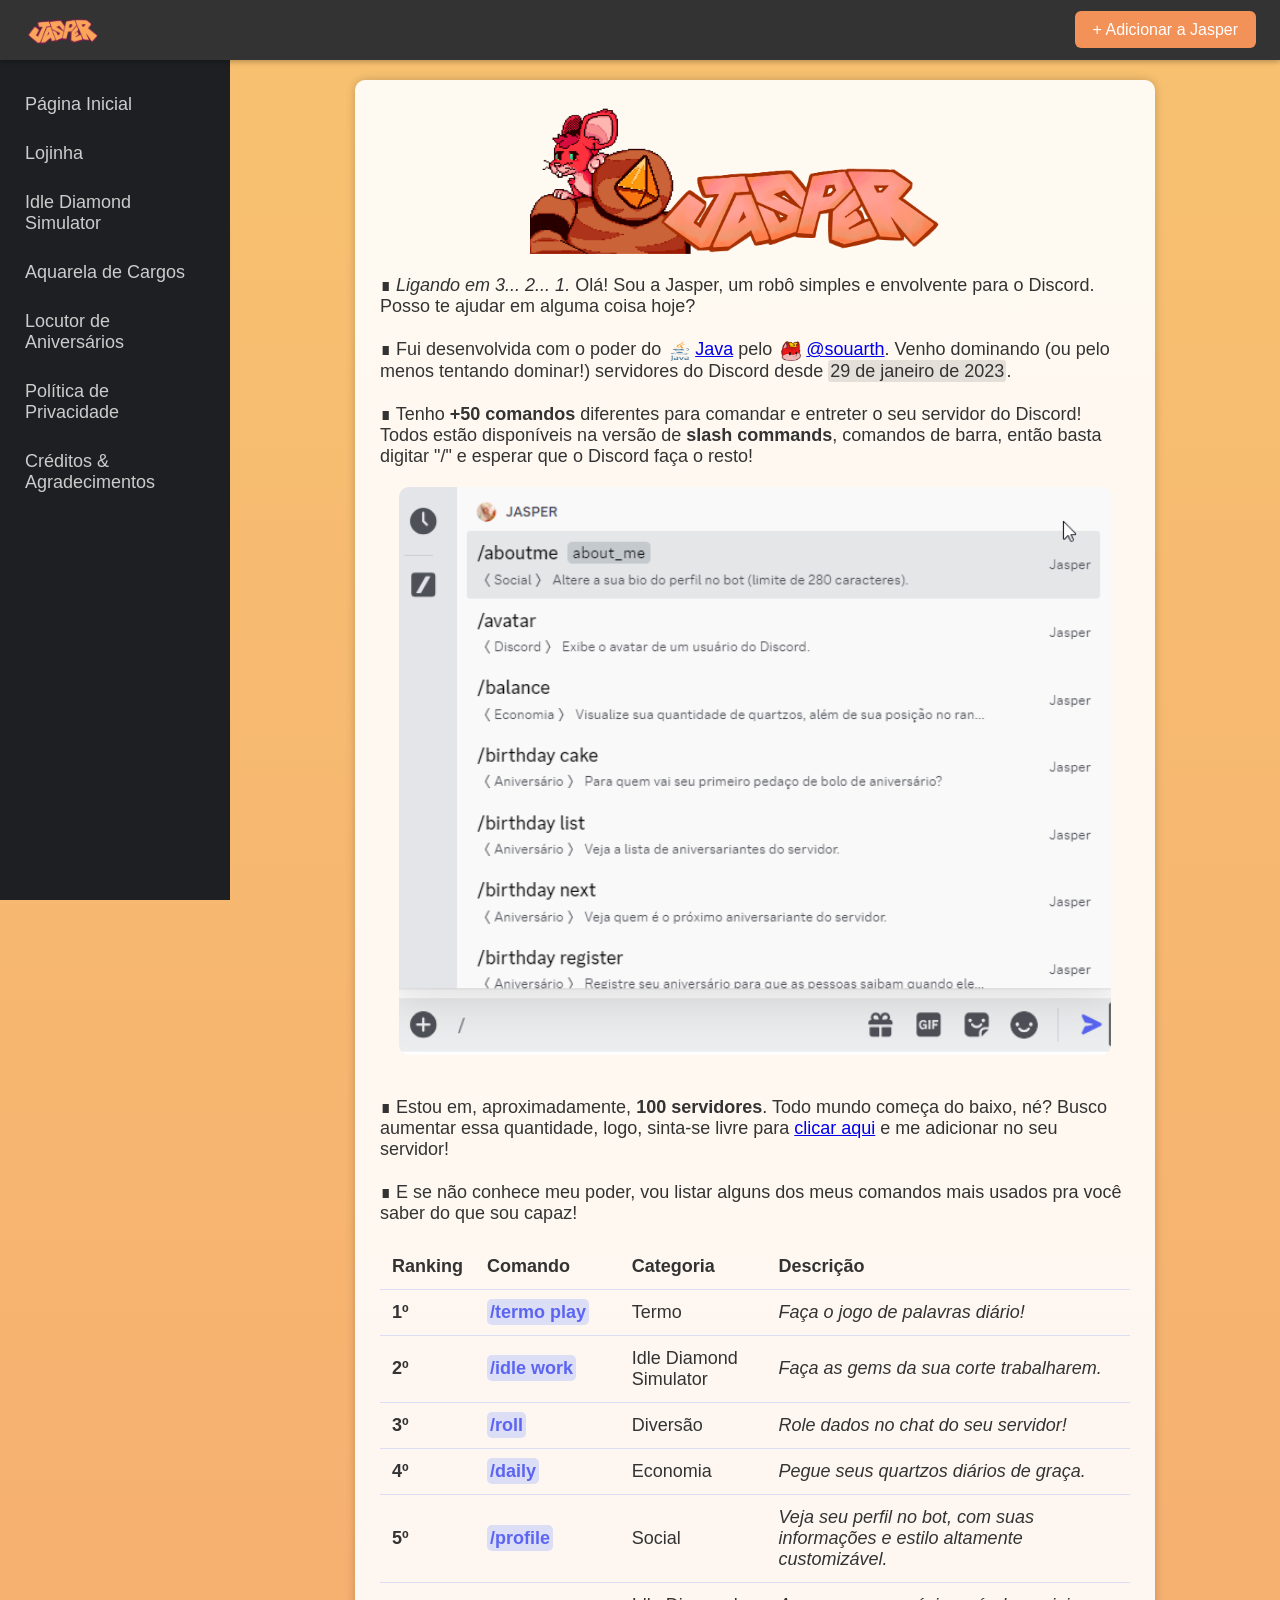
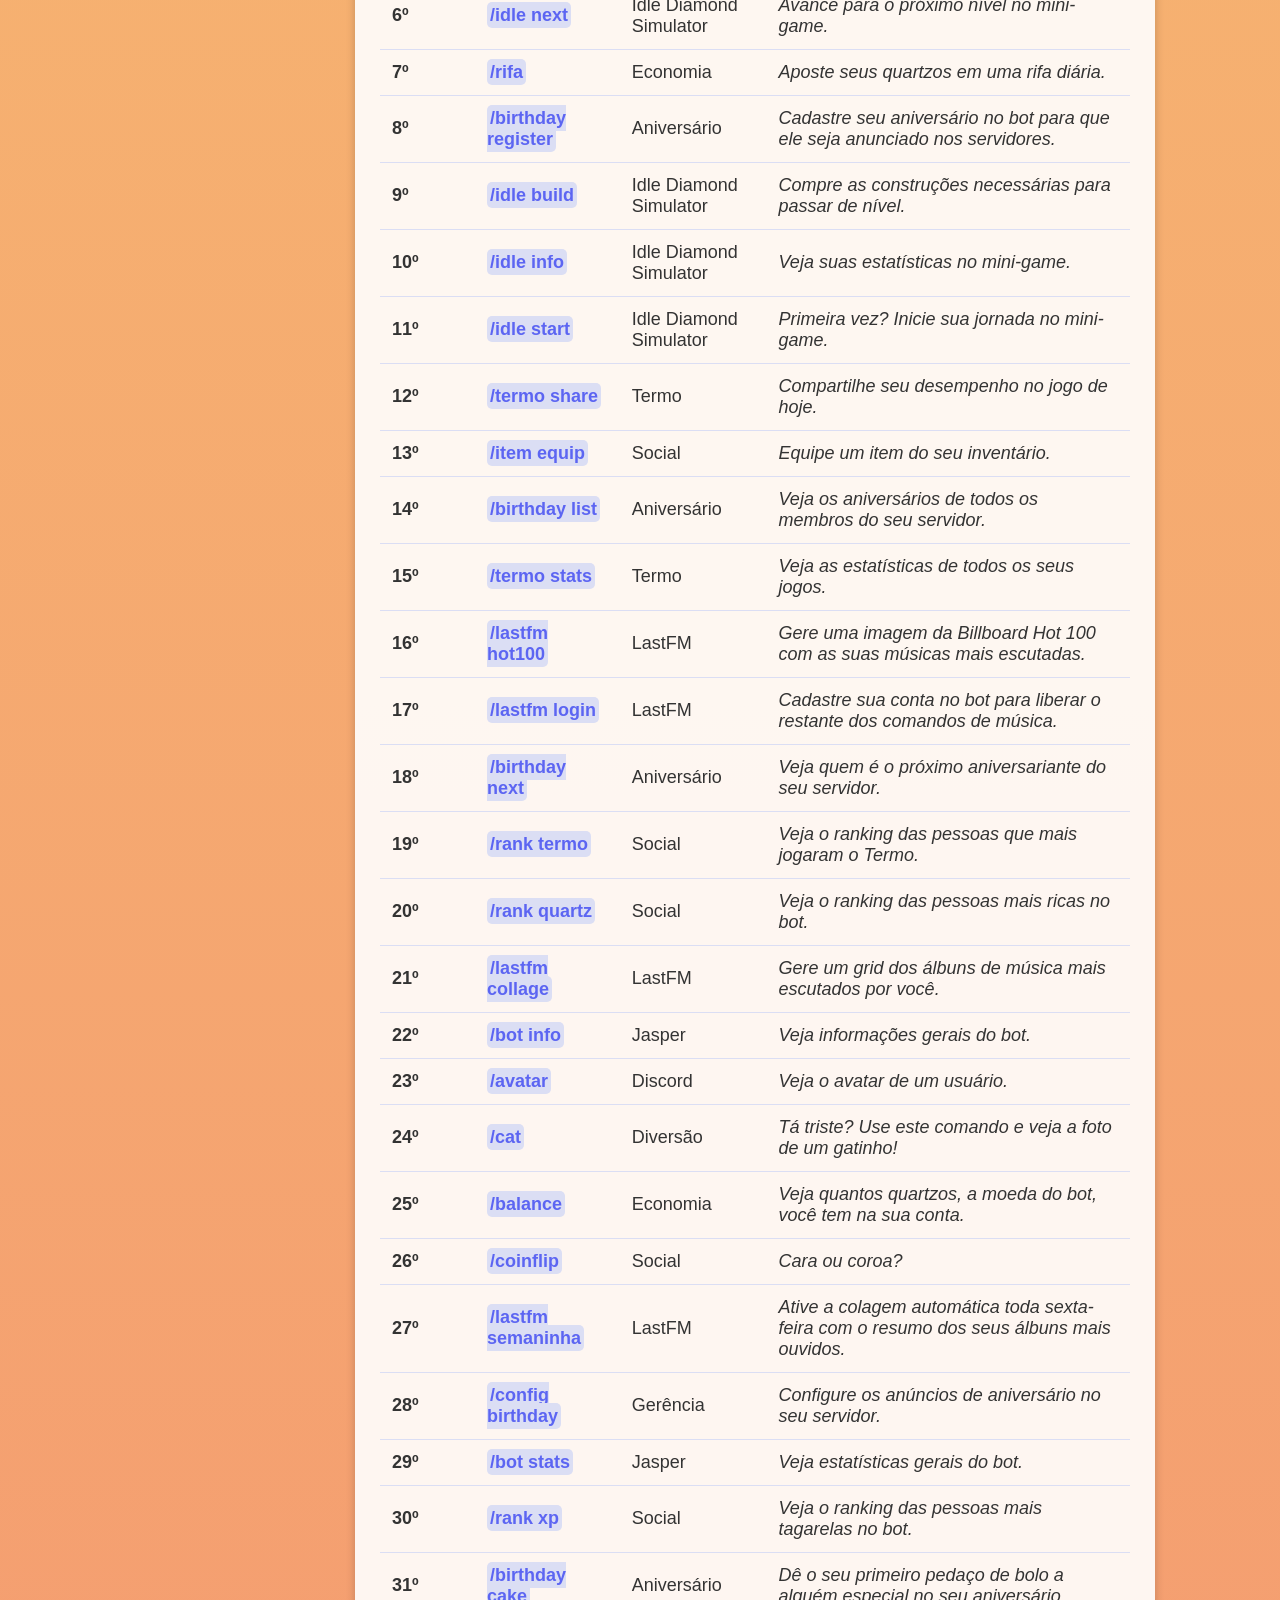
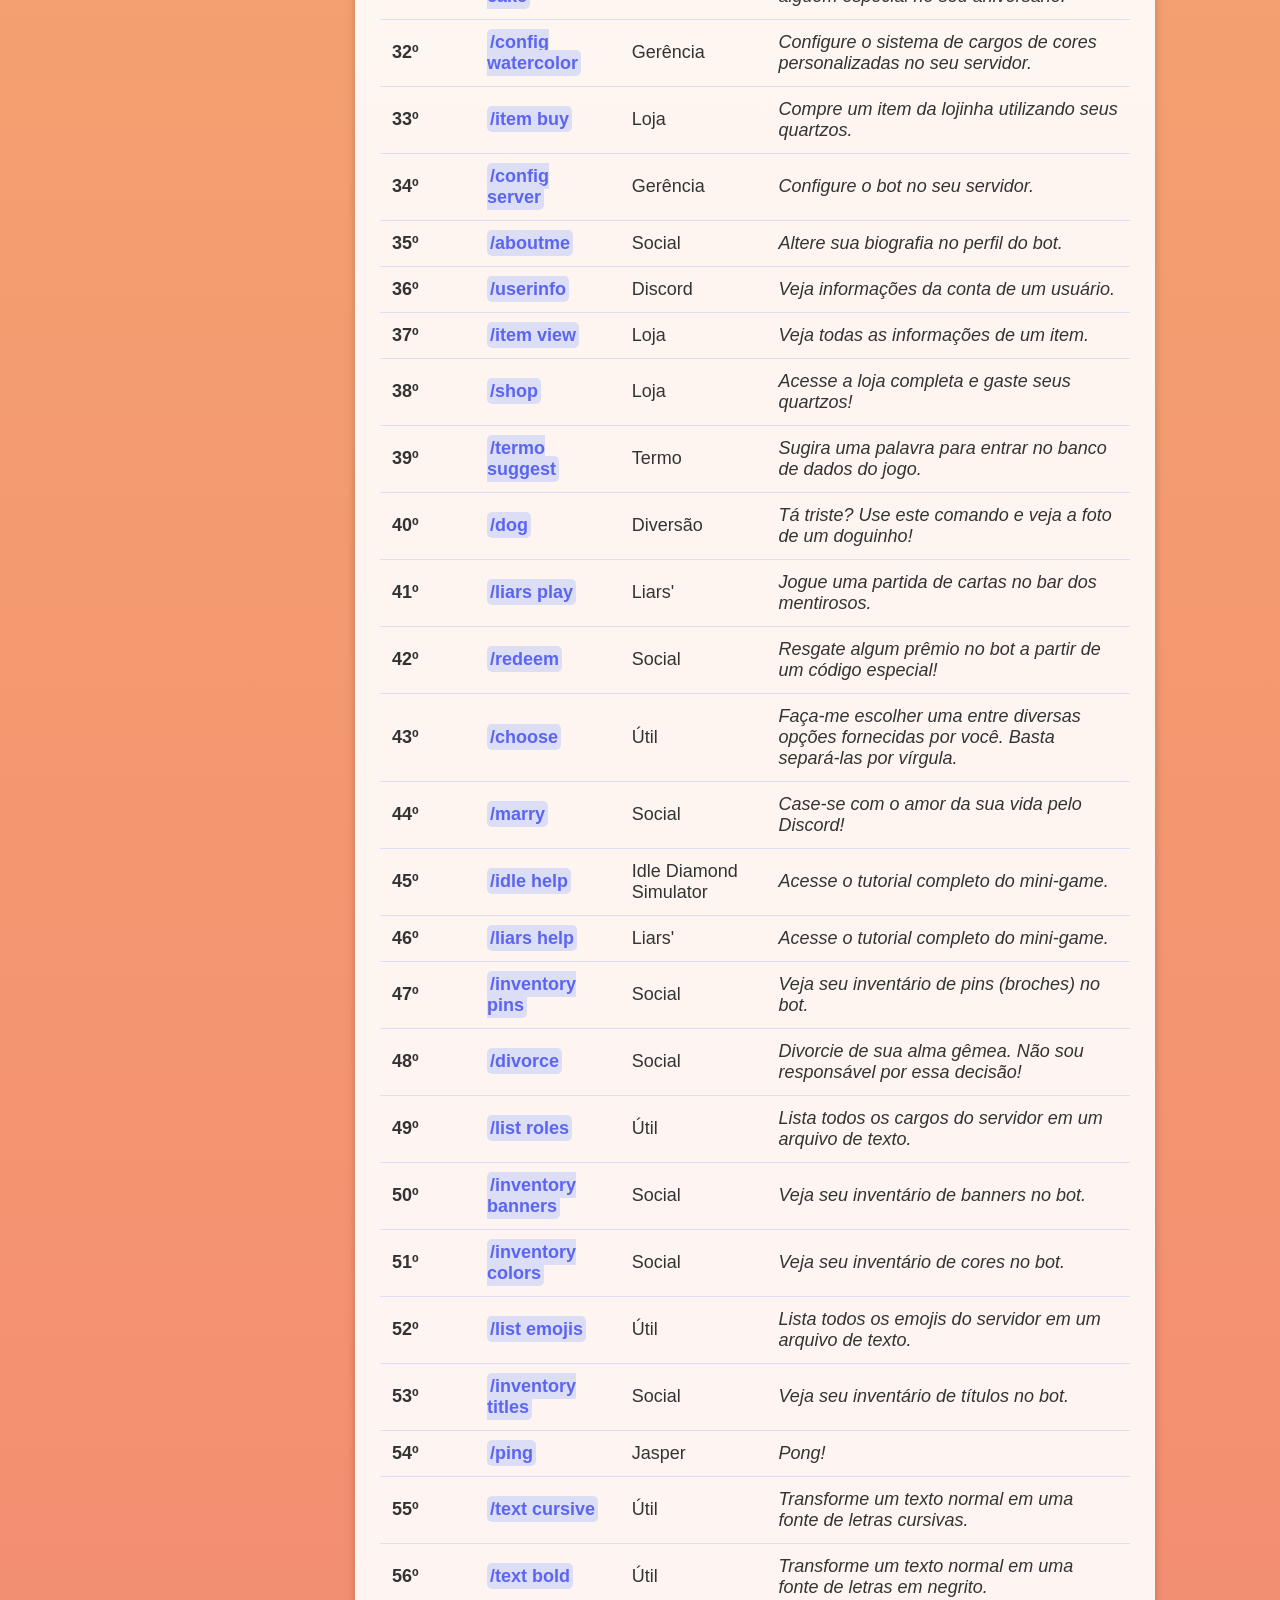
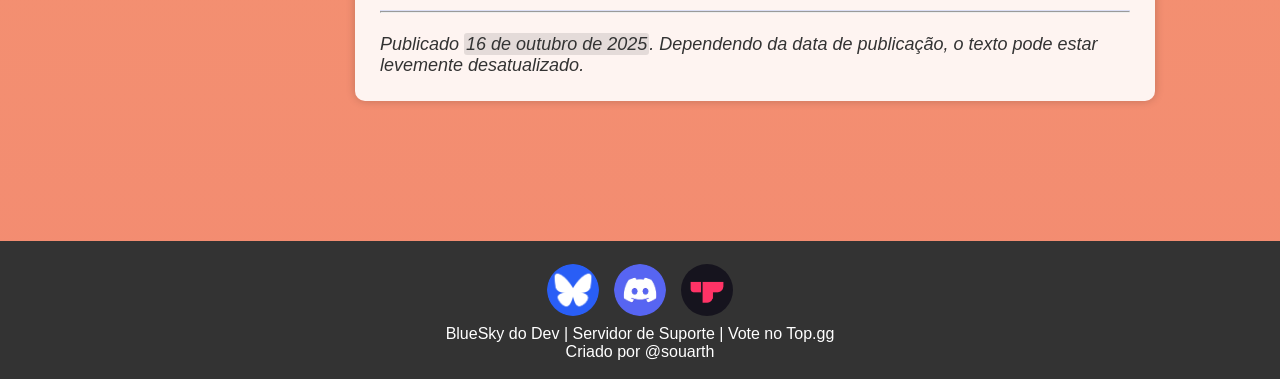
<file: index.html>
<!DOCTYPE html>
<html lang="pt-BR">

<head>
    <meta charset="UTF-8">
    <meta name="viewport" content="width=device-width, initial-scale=1.0">
    <link rel="stylesheet" type="text/css" href="./public/css/index.css" media="screen" />
    <script src="./public/js/index.js"></script>
    <link rel="icon" type="image/x-icon" href="./public/assets/images/logo/jasper_icon.png">

    <title>Página Inicial • Jasper Bot Website</title>
</head>

<script src="https://code.jquery.com/jquery-3.3.1.js" integrity="sha256-2Kok7MbOyxpgUVvAk/HJ2jigOSYS2auK4Pfzbm7uH60="
    crossorigin="anonymous">
    </script>

<script>
    $(function () {
        $("#header").load("./public/header.html");
        $("#footer").load("./public/footer.html");
    });
</script>

<body>
    <div id="header"></div>

    <div class="container">
        <img src="./public/assets/images/headers/home.png" alt="Header Homepage" class="logo">

        <div class="subtitle">
            ∎ <i>Ligando em 3... 2... 1.</i> Olá! Sou a Jasper, um robô simples e envolvente para o Discord. Posso te
            ajudar em alguma coisa hoje?
            <br><br>
            ∎ Fui desenvolvida com o poder do <img class="emoji" src="./public/assets/images/emojis/java.png"><a
                href="https://www.java.com/pt-BR/">Java</a> pelo <img class="emoji"
                src="./public/assets/images/emojis/arth.png"><a
                href="https://discord.com/users/351760430991147010">@souarth</a>. Venho dominando (ou pelo menos
            tentando dominar!) servidores do Discord desde <span class="timestamp">29 de janeiro de 2023</span>.
            <br><br>
            ∎ Tenho <b>+50 comandos</b> diferentes para comandar e entreter o seu servidor do
            Discord! Todos estão disponíveis na versão de <b>slash commands</b>, comandos de barra, então basta digitar
            "/" e esperar que o Discord faça o resto!
            <br>
            <img class="message" style="width: 95%;" src="./public/assets/images/screenshots/slash_example.png">
            <br>
            ∎ Estou em, aproximadamente, <b>100 servidores</b>. Todo mundo começa do baixo, né? Busco aumentar essa
            quantidade, logo, sinta-se livre para <a
                href="https://discord.com/api/oauth2/authorize?client_id=528176898384068621&permissions=414467869760&scope=bot%20applications.commands">clicar
                aqui</a> e me adicionar no seu servidor!
            <br><br>
            ∎ E se não conhece meu poder, vou listar alguns dos meus comandos mais usados pra você saber do que sou
            capaz!
            <table class="command-table">
                <tr>
                    <td>Carregando comandos...</td>
                </tr>
            </table>
            <hr>
            <br>
            <i>Publicado <span class="timestamp">16 de outubro de 2025</span>. Dependendo da data de publicação, o texto
                pode estar levemente desatualizado.</i>
        </div>
    </div>

    <div id="footer" style="margin-top: 140px;"></div>
</body>

</html>
</file>
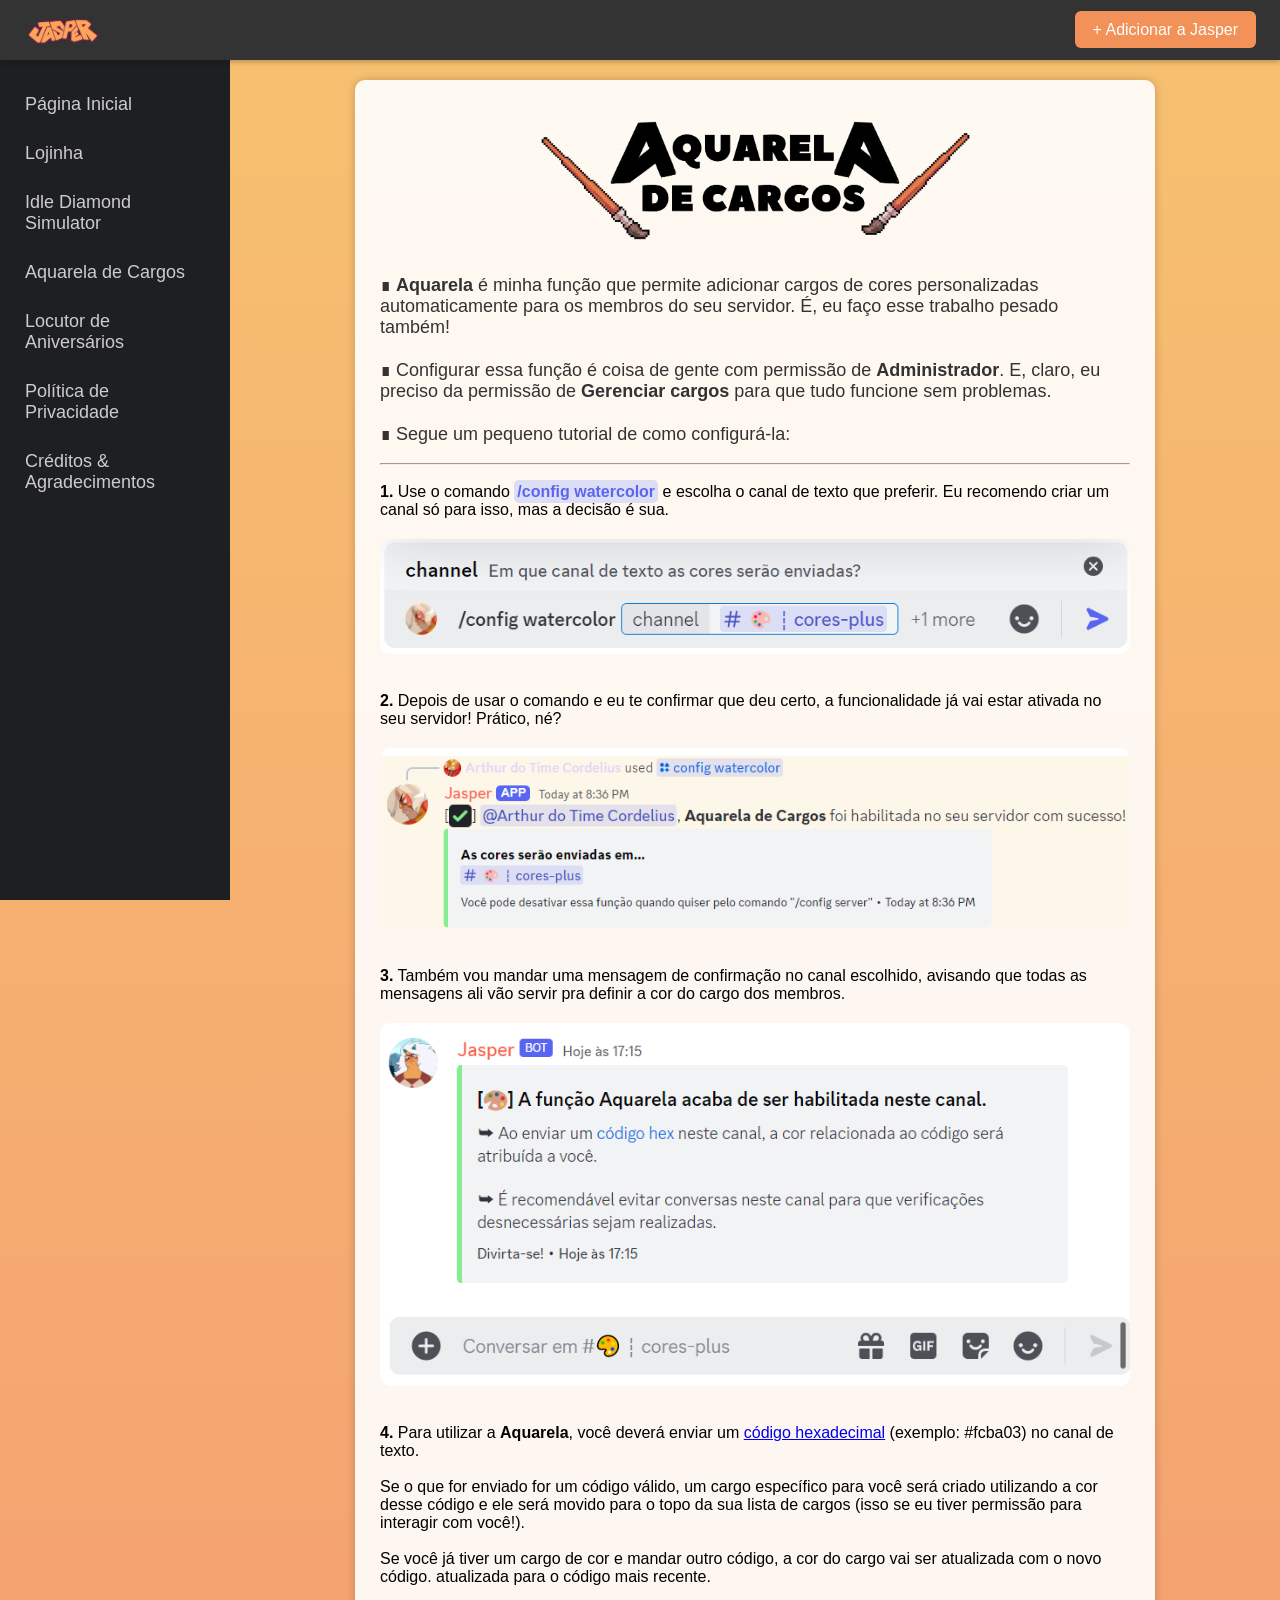
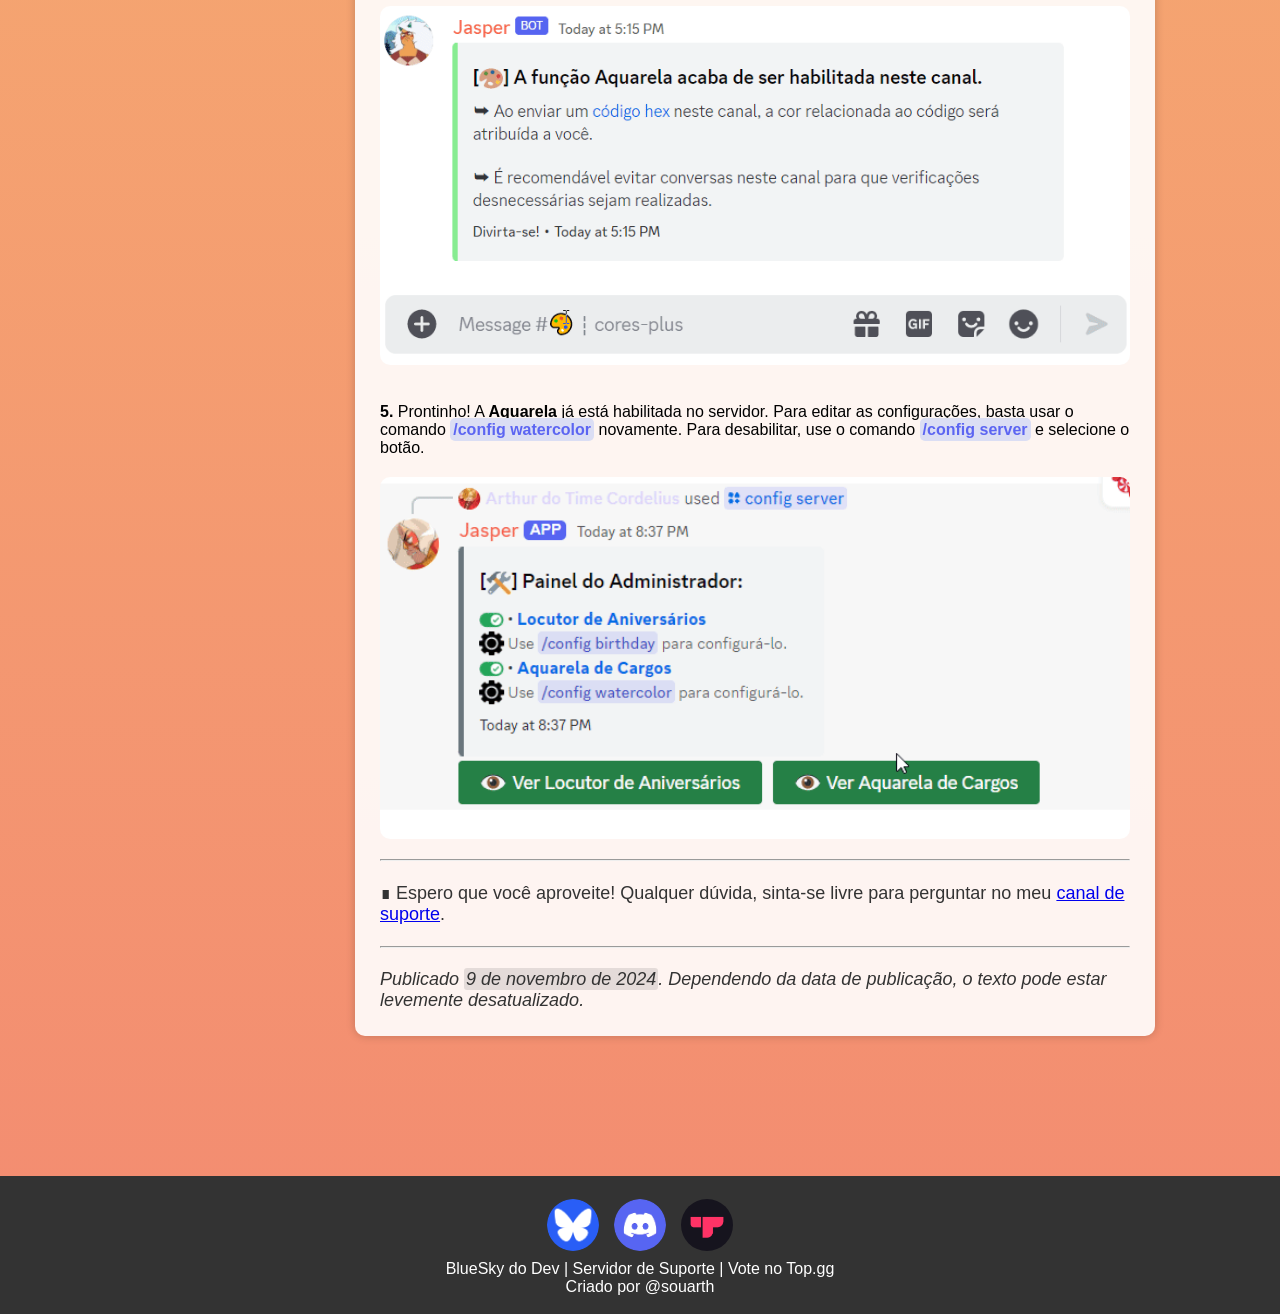
<file: aquarela.html>
<!DOCTYPE html>
<html lang="pt-BR">

<head>
    <meta charset="UTF-8">
    <meta name="viewport" content="width=device-width, initial-scale=1.0">
    <link rel="stylesheet" type="text/css" href="./public/css/index.css" media="screen" />
    <script src="./public/js/index.js"></script>
    <link rel="icon" type="image/x-icon" href="./public/assets/images/logo/jasper_icon.png">

    <title>Aquarela de Cargos • Jasper Bot Website</title>
</head>

<script src="https://code.jquery.com/jquery-3.3.1.js" integrity="sha256-2Kok7MbOyxpgUVvAk/HJ2jigOSYS2auK4Pfzbm7uH60="
    crossorigin="anonymous">
    </script>

<script>
    $(function () {
        $("#header").load("./public/header.html");
        $("#footer").load("./public/footer.html");
    });
</script>

<body>
    <div id="header"></div>

    <div class="container">
        <img src="./public/assets/images/headers/aquarela.png" alt="Header Watercolor" class="logo">

        <div class="subtitle">
            ∎ <b>Aquarela</b> é minha função que permite adicionar cargos de cores personalizadas automaticamente para
            os membros do seu
            servidor. É, eu faço esse trabalho pesado também!
            <br><br>
            ∎ Configurar essa função é coisa de gente com permissão de <b>Administrador</b>. E, claro, eu preciso da
            permissão de <b>Gerenciar cargos</b> para que tudo funcione sem problemas.
            <br><br>
            ∎ Segue um pequeno tutorial de como configurá-la:
        </div>
        <br>
        <hr>
        <p>
            <br>
            <b>1.</b> Use o comando <span class="command">/config watercolor</span> e escolha o canal de texto que
            preferir. Eu recomendo criar um canal só para isso, mas a decisão é sua.
            <br>
            <img class="message" src="./public/assets/images/screenshots/aquarela_1.png">
            <br>
            <b>2.</b> Depois de usar o comando e eu te confirmar que deu certo, a funcionalidade já vai estar ativada no
            seu servidor! Prático, né?
            <br>
            <img class="message" src="./public/assets/images/screenshots/aquarela_2.png">
            <br>
            <b>3.</b> Também vou mandar uma mensagem de confirmação no canal escolhido, avisando que todas as mensagens
            ali vão servir pra definir a cor do cargo dos membros.
            <br>
            <img class="message" src="./public/assets/images/screenshots/aquarela_3.png">
            <br>
            <b>4.</b> Para utilizar a <b>Aquarela</b>, você deverá enviar um <a href="https://g.co/kgs/k8xMc1V">código
                hexadecimal</a> (exemplo: #fcba03) no canal de texto.
            <br><br>
            Se o que for enviado for um código válido, um cargo específico para você será criado utilizando a cor desse
            código e ele será movido para o topo da sua lista de cargos (isso se eu tiver permissão para interagir com
            você!).
            <br><br>
            Se você já tiver um cargo de cor e mandar outro código, a cor do cargo vai ser atualizada com o novo código.
            atualizada para o código mais recente.
            <br>
            <img class="message" src="./public/assets/images/screenshots/aquarela_4.gif">
            <br>
            <b>5.</b> Prontinho! A <b>Aquarela</b> já está habilitada no servidor. Para editar as configurações, basta
            usar o comando <span class="command">/config watercolor</span> novamente. Para desabilitar, use o comando
            <span class="command">/config server</span> e selecione o botão.
            <br>
            <img class="message" src="./public/assets/images/screenshots/aquarela_5.gif">
        </p>
        <hr>
        <div class="subtitle">
            <br>
            ∎ Espero que você aproveite! Qualquer dúvida, sinta-se livre para perguntar no meu <a
                href="https://discord.gg/VpsV5t4KWz">canal de suporte</a>.
            <br><br>
            <hr>
            <br>
            <i>Publicado <span class="timestamp">9 de novembro de 2024</span>. Dependendo da data de publicação, o texto
                pode estar levemente desatualizado.</i>
        </div>
    </div>

    <div id="footer" style="margin-top: 140px;"></div>
</body>

</html>
</file>
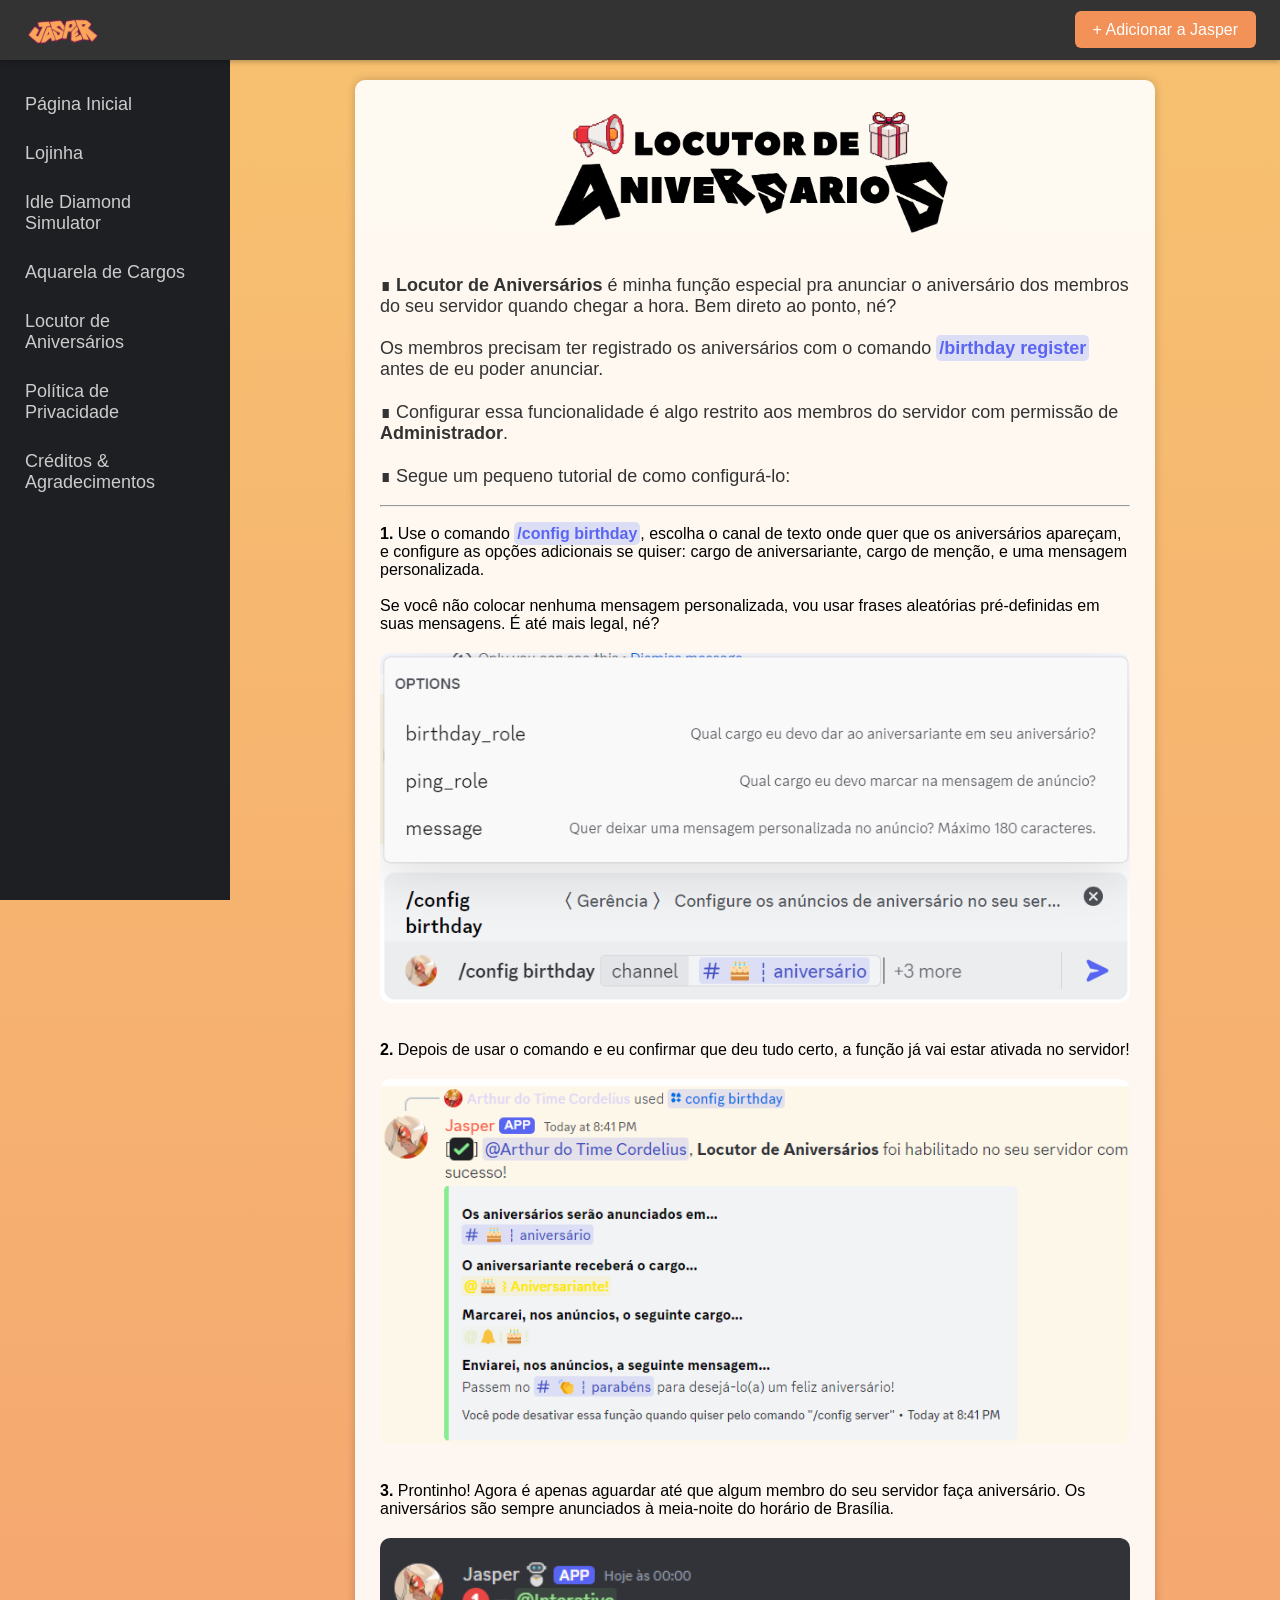
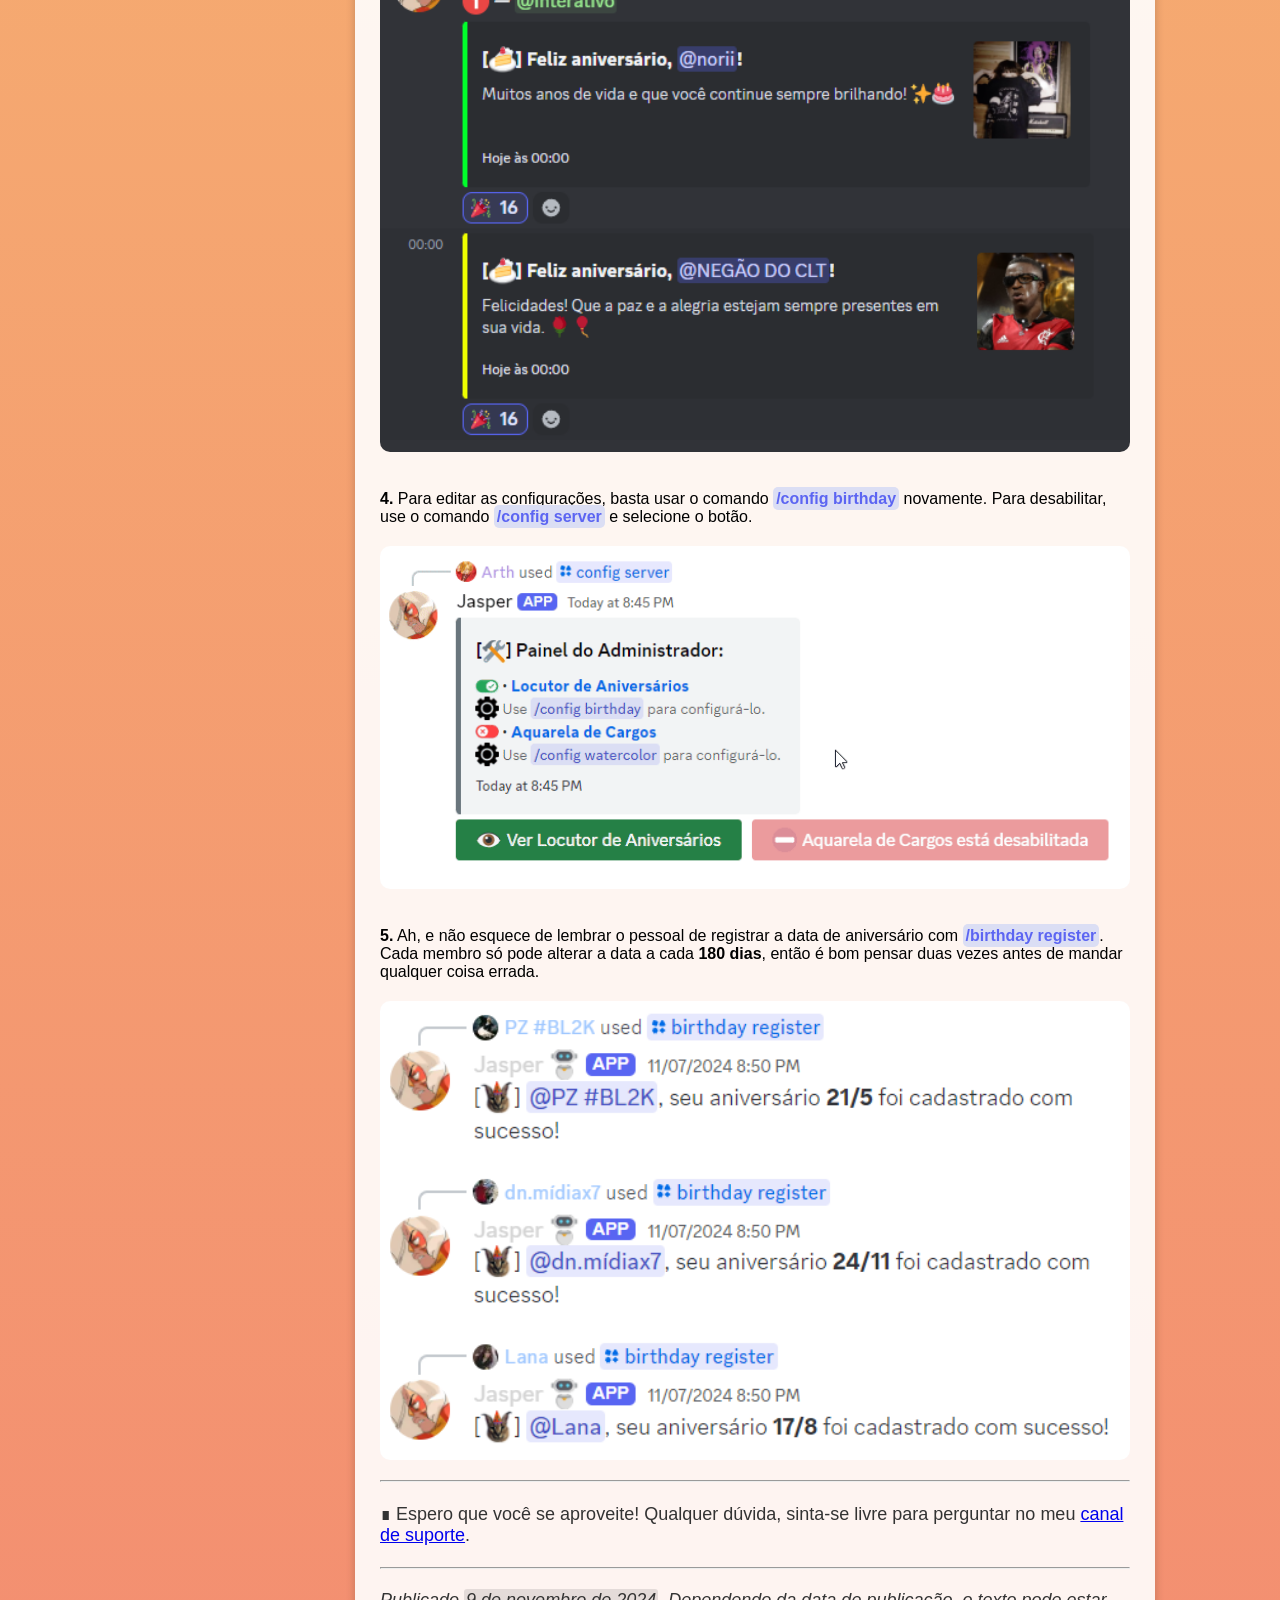
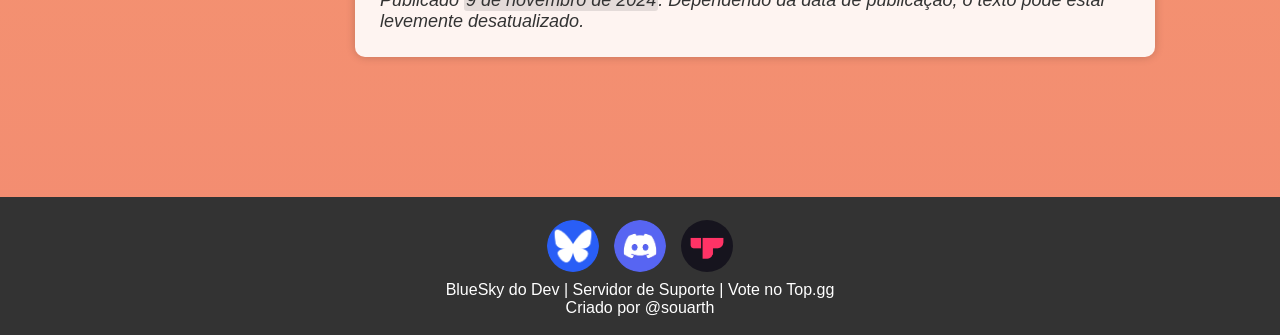
<file: birthdays.html>
<!DOCTYPE html>
<html lang="pt-BR">

<head>
    <meta charset="UTF-8">
    <meta name="viewport" content="width=device-width, initial-scale=1.0">
    <link rel="stylesheet" type="text/css" href="./public/css/index.css" media="screen" />
    <script src="./public/js/index.js"></script>
    <link rel="icon" type="image/x-icon" href="./public/assets/images/logo/jasper_icon.png">

    <title>Locutor de Aniversários • Jasper Bot Website</title>
</head>

<script src="https://code.jquery.com/jquery-3.3.1.js" integrity="sha256-2Kok7MbOyxpgUVvAk/HJ2jigOSYS2auK4Pfzbm7uH60="
    crossorigin="anonymous">
    </script>

<script>
    $(function () {
        $("#header").load("./public/header.html");
        $("#footer").load("./public/footer.html");
    });
</script>

<body>
    <div id="header"></div>

    <div class="container">
        <img src="./public/assets/images/headers/birthdays.png" alt="Header Birthdays" class="logo">

        <div class="subtitle">
            ∎ <b>Locutor de Aniversários</b> é minha função especial pra anunciar o aniversário dos membros do seu
            servidor quando chegar a hora. Bem direto ao ponto, né?
            <br><br>
            Os membros precisam ter registrado os aniversários com o comando <span class="command">/birthday
                register</span> antes de eu poder anunciar.
            <br><br>
            ∎ Configurar essa funcionalidade é algo restrito aos membros do servidor com permissão de
            <b>Administrador</b>.
            <br><br>
            ∎ Segue um pequeno tutorial de como configurá-lo:
        </div>
        <br>
        <hr>
        <p>
            <br>
            <b>1.</b> Use o comando <span class="command">/config birthday</span>, escolha o canal de texto onde quer
            que os aniversários apareçam, e configure as opções adicionais se quiser: cargo de
            aniversariante, cargo de menção, e uma mensagem personalizada.
            <br><br>
            Se você não colocar nenhuma mensagem personalizada, vou usar frases aleatórias pré-definidas em suas
            mensagens. É até mais legal, né?
            <br>
            <img class="message" src="./public/assets/images/screenshots/birthdays_1.png">
            <br>
            <b>2.</b> Depois de usar o comando e eu confirmar que deu tudo certo, a função já vai estar ativada no
            servidor!
            <br>
            <img class="message" src="./public/assets/images/screenshots/birthdays_2.png">
            <br>
            <b>3.</b> Prontinho! Agora é apenas aguardar até que algum membro do seu servidor faça aniversário. Os
            aniversários são sempre anunciados à meia-noite do horário de Brasília.
            <br>
            <img class="message" src="./public/assets/images/screenshots/birthdays_3.png">
            <br>
            <b>4.</b> Para editar as configurações, basta usar o comando <span class="command">/config birthday</span>
            novamente. Para desabilitar, use o comando
            <span class="command">/config server</span> e selecione o botão.
            <br>
            <img class="message" src="./public/assets/images/screenshots/birthdays_4.gif">
            <br>
            <b>5.</b> Ah, e não esquece de lembrar o pessoal de registrar a data de aniversário com <span
                class="command">/birthday register</span>. Cada membro só pode alterar a data a cada <b>180 dias</b>,
            então é bom pensar duas vezes antes de mandar qualquer coisa errada.
            <br>
            <img class="message" src="./public/assets/images/screenshots/birthdays_5.png">
        </p>
        <hr>
        <div class="subtitle">
            <br>
            ∎ Espero que você se aproveite! Qualquer dúvida, sinta-se livre para perguntar no meu <a
                href="https://discord.gg/VpsV5t4KWz">canal de suporte</a>.
            <br><br>
            <hr>
            <br>
            <i>Publicado <span class="timestamp">9 de novembro de 2024</span>. Dependendo da data de publicação, o texto
                pode estar levemente desatualizado.</i>
        </div>
    </div>

    <div id="footer" style="margin-top: 140px;"></div>
</body>

</html>
</file>
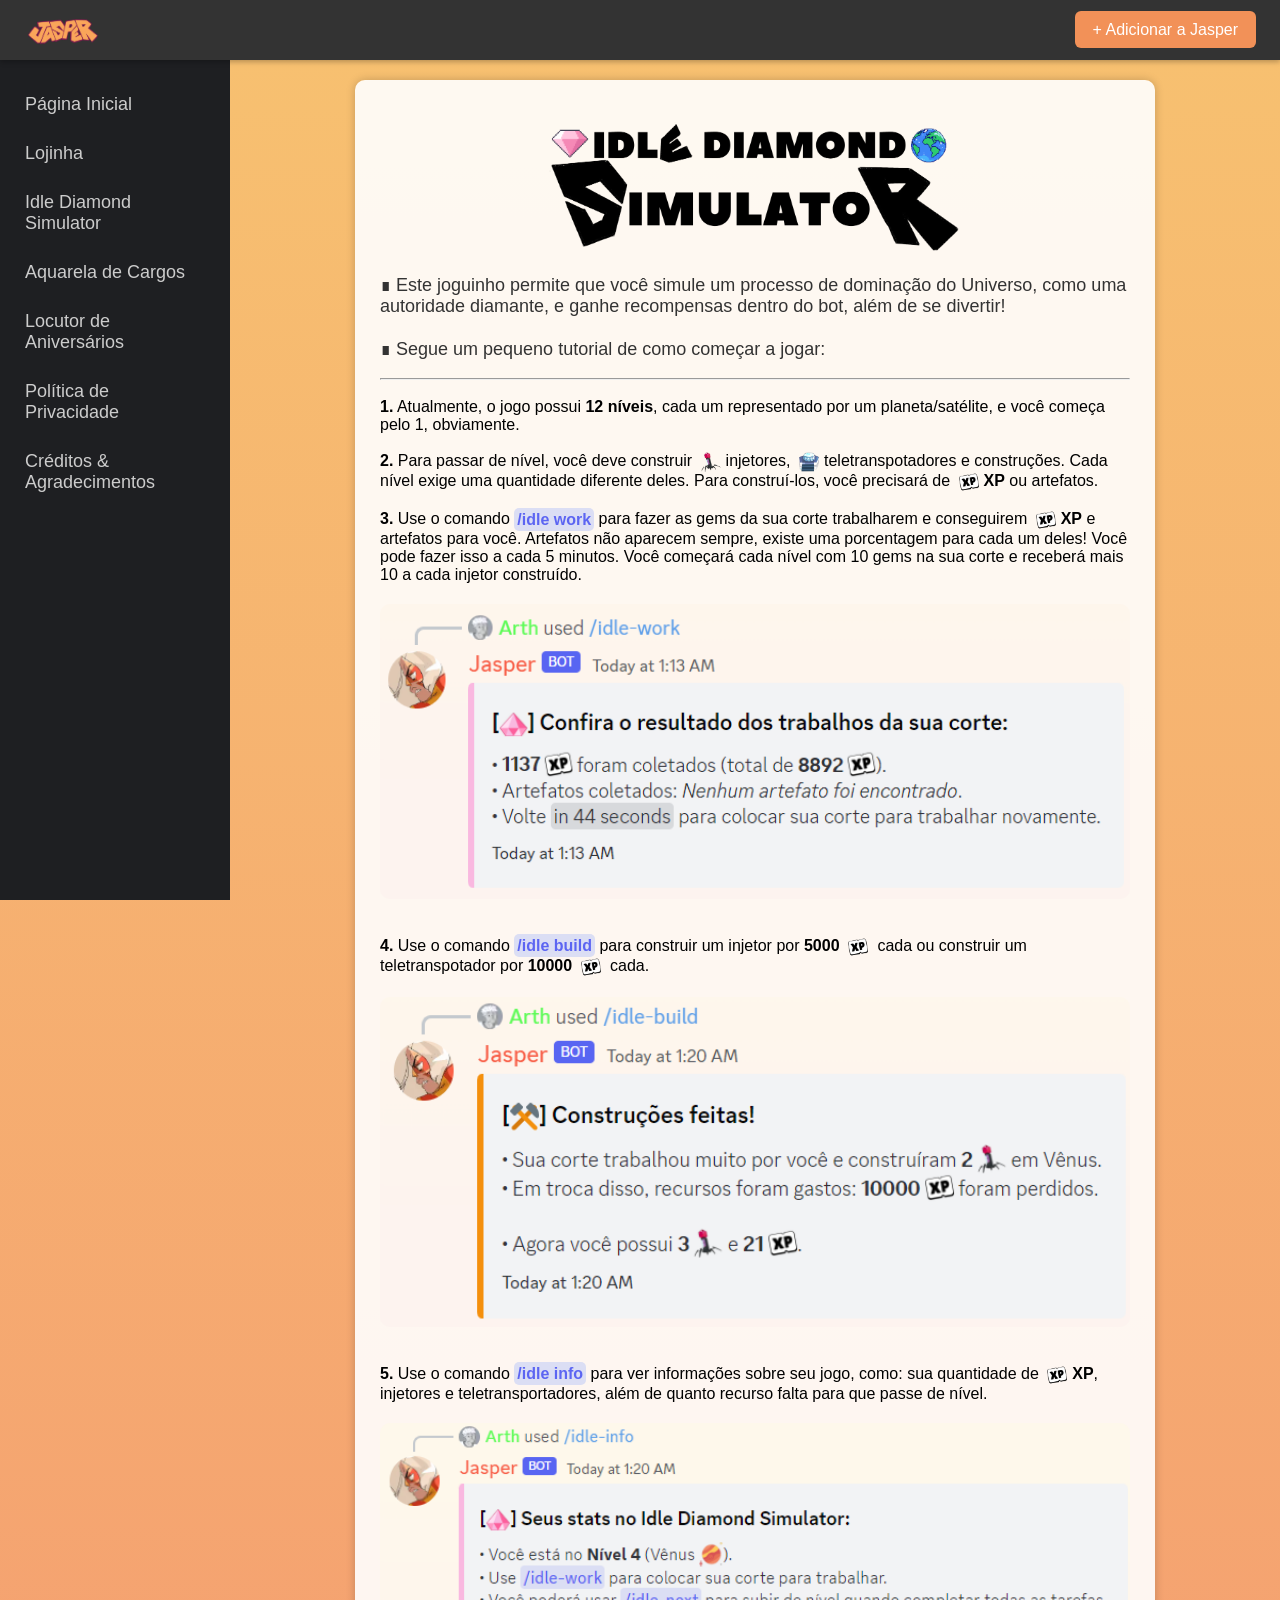
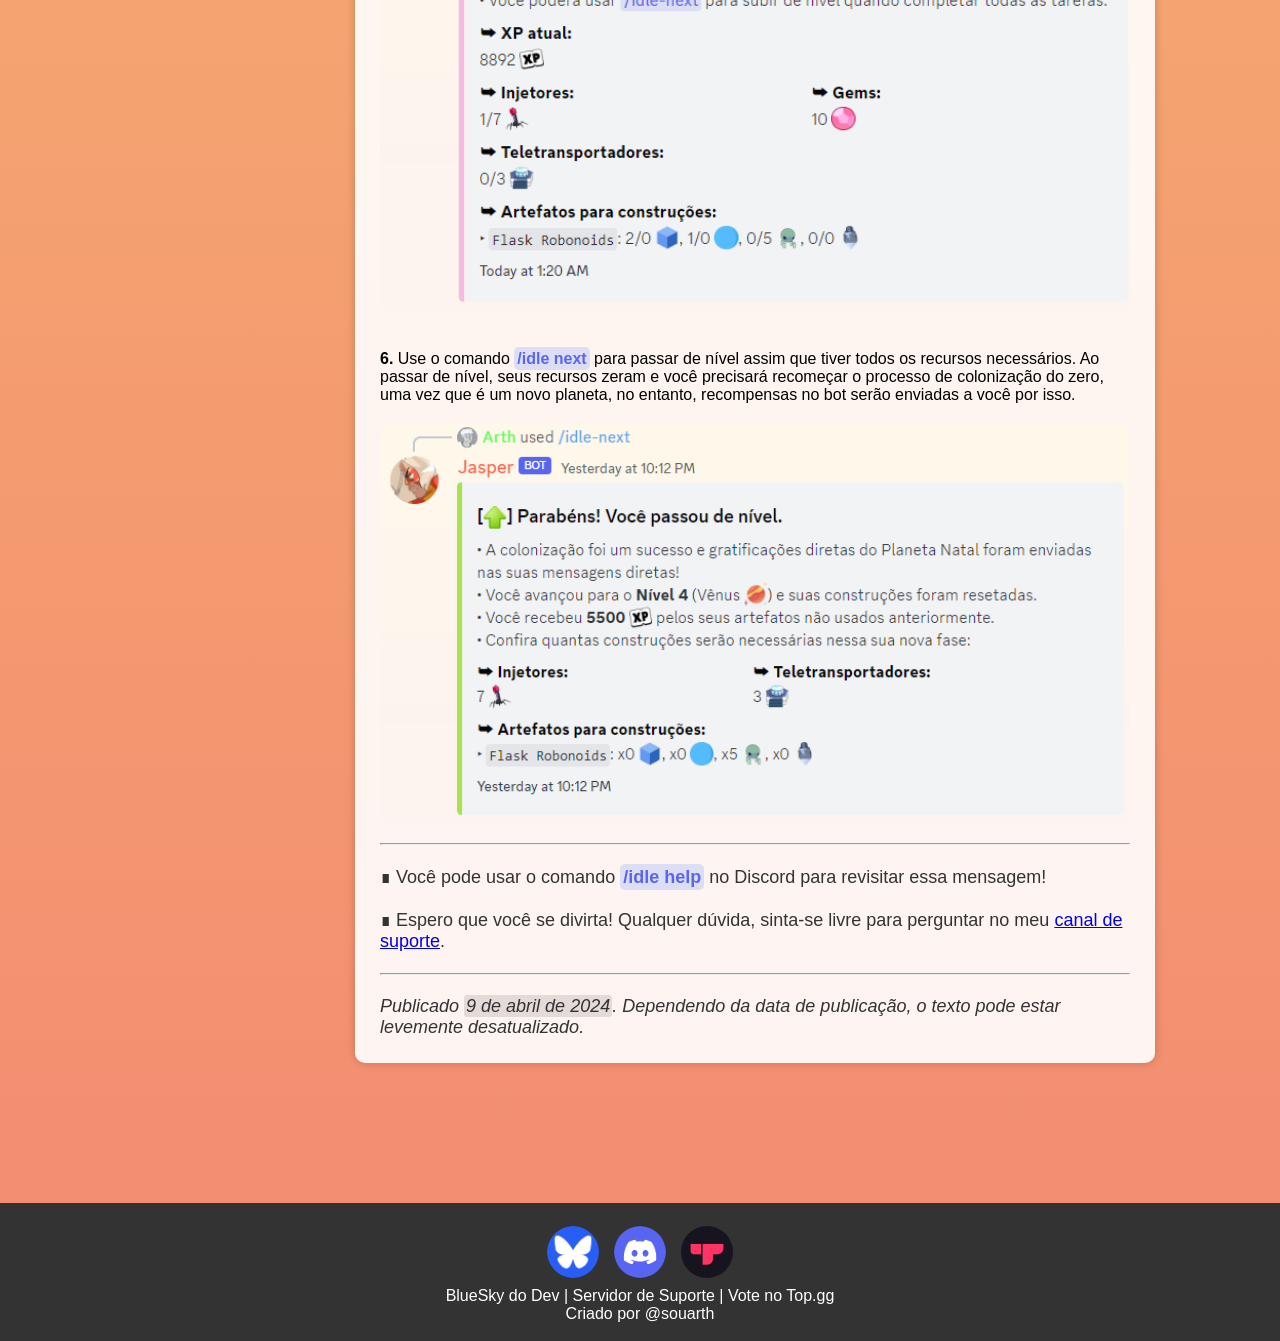
<file: idle.html>
<!DOCTYPE html>
<html lang="pt-BR">

<head>
    <meta charset="UTF-8">
    <meta name="viewport" content="width=device-width, initial-scale=1.0">
    <link rel="stylesheet" type="text/css" href="./public/css/index.css" media="screen" />
    <script src="./public/js/index.js"></script>
    <link rel="icon" type="image/x-icon" href="./public/assets/images/logo/jasper_icon.png">

    <title>Idle Diamond Simulator • Jasper Bot Website</title>
</head>

<script src="https://code.jquery.com/jquery-3.3.1.js" integrity="sha256-2Kok7MbOyxpgUVvAk/HJ2jigOSYS2auK4Pfzbm7uH60="
    crossorigin="anonymous">
    </script>

<script>
    $(function () {
        $("#header").load("./public/header.html");
        $("#footer").load("./public/footer.html");
    });
</script>

<body>
    <div id="header"></div>

    <div class="container">
        <img src="./public/assets/images/headers/idle.png" alt="Header Idle Diamond Simulator" class="logo">

        <div class="subtitle">
            ∎ Este joguinho permite que você simule um processo de dominação do Universo, como uma autoridade diamante,
            e ganhe recompensas dentro do bot, além de se divertir!
            <br><br>
            ∎ Segue um pequeno tutorial de como começar a jogar:
        </div>
        <br>
        <hr>
        <p>
            <br>
            <b>1.</b> Atualmente, o jogo possui <b>12 níveis</b>, cada um representado por um planeta/satélite, e você
            começa pelo 1, obviamente.
            <br><br>
            <b>2.</b> Para passar de nível, você deve construir <img class="emoji"
                src="./public/assets/images/emojis/injector.png"><span class="injector">injetores</span>, <img
                class="emoji" src="./public/assets/images/emojis/warp.png"><span class="warp">teletranspotadores</span>
            e <span class="building">construções</span>. Cada nível exige uma quantidade diferente deles. Para
            construí-los, você precisará de <img class="emoji" src="./public/assets/images/emojis/xp.png"><b>XP</b> ou
            artefatos.
            <br><br>
            <b>3.</b> Use o comando <span class="command">/idle work</span> para fazer as gems da sua corte trabalharem
            e conseguirem <img class="emoji" src="./public/assets/images/emojis/xp.png"><b>XP</b> e artefatos para você.
            Artefatos não aparecem sempre, existe uma porcentagem para cada um deles! Você pode fazer isso a cada 5
            minutos. Você começará cada nível com 10 gems na sua corte e receberá mais 10 a cada injetor construído.
            <br>
            <img class="message" src="./public/assets/images/screenshots/idle_work.png">
            <br>
            <b>4.</b> Use o comando <span class="command">/idle build</span> para construir um injetor por <b>5000</b>
            <img class="emoji" src="./public/assets/images/emojis/xp.png"> cada ou construir um teletranspotador por
            <b>10000</b>
            <img class="emoji" src="./public/assets/images/emojis/xp.png"> cada.
            <br>
            <img class="message" src="./public/assets/images/screenshots/idle_build.png">
            <br>
            <b>5.</b> Use o comando <span class="command">/idle info</span> para ver informações sobre seu jogo, como:
            sua quantidade de <img class="emoji" src="./public/assets/images/emojis/xp.png"><b>XP</b>, injetores e
            teletransportadores, além de quanto recurso falta para que passe de nível.
            <br>
            <img class="message" src="./public/assets/images/screenshots/idle_info.png">
            <br>
            <b>6.</b> Use o comando <span class="command">/idle next</span> para passar de nível assim que tiver todos
            os recursos necessários. Ao passar de nível, seus recursos zeram e você precisará recomeçar o processo de
            colonização do zero, uma vez que é um novo planeta,
            no entanto, recompensas no bot serão enviadas a você por isso.
            <br>
            <img class="message" src="./public/assets/images/screenshots/idle_next.png">
        </p>
        <hr>
        <div class="subtitle">
            <br>
            ∎ Você pode usar o comando <span class="command">/idle help</span> no Discord para revisitar essa mensagem!
            <br><br>
            ∎ Espero que você se divirta! Qualquer dúvida, sinta-se livre para perguntar no meu <a
                href="https://discord.gg/VpsV5t4KWz">canal de suporte</a>.
            <br><br>
            <hr>
            <br>
            <i>Publicado <span class="timestamp">9 de abril de 2024</span>. Dependendo da data de publicação, o texto
                pode estar levemente desatualizado.</i>
        </div>
    </div>

    <div id="footer" style="margin-top: 140px;"></div>
</body>

</html>
</file>
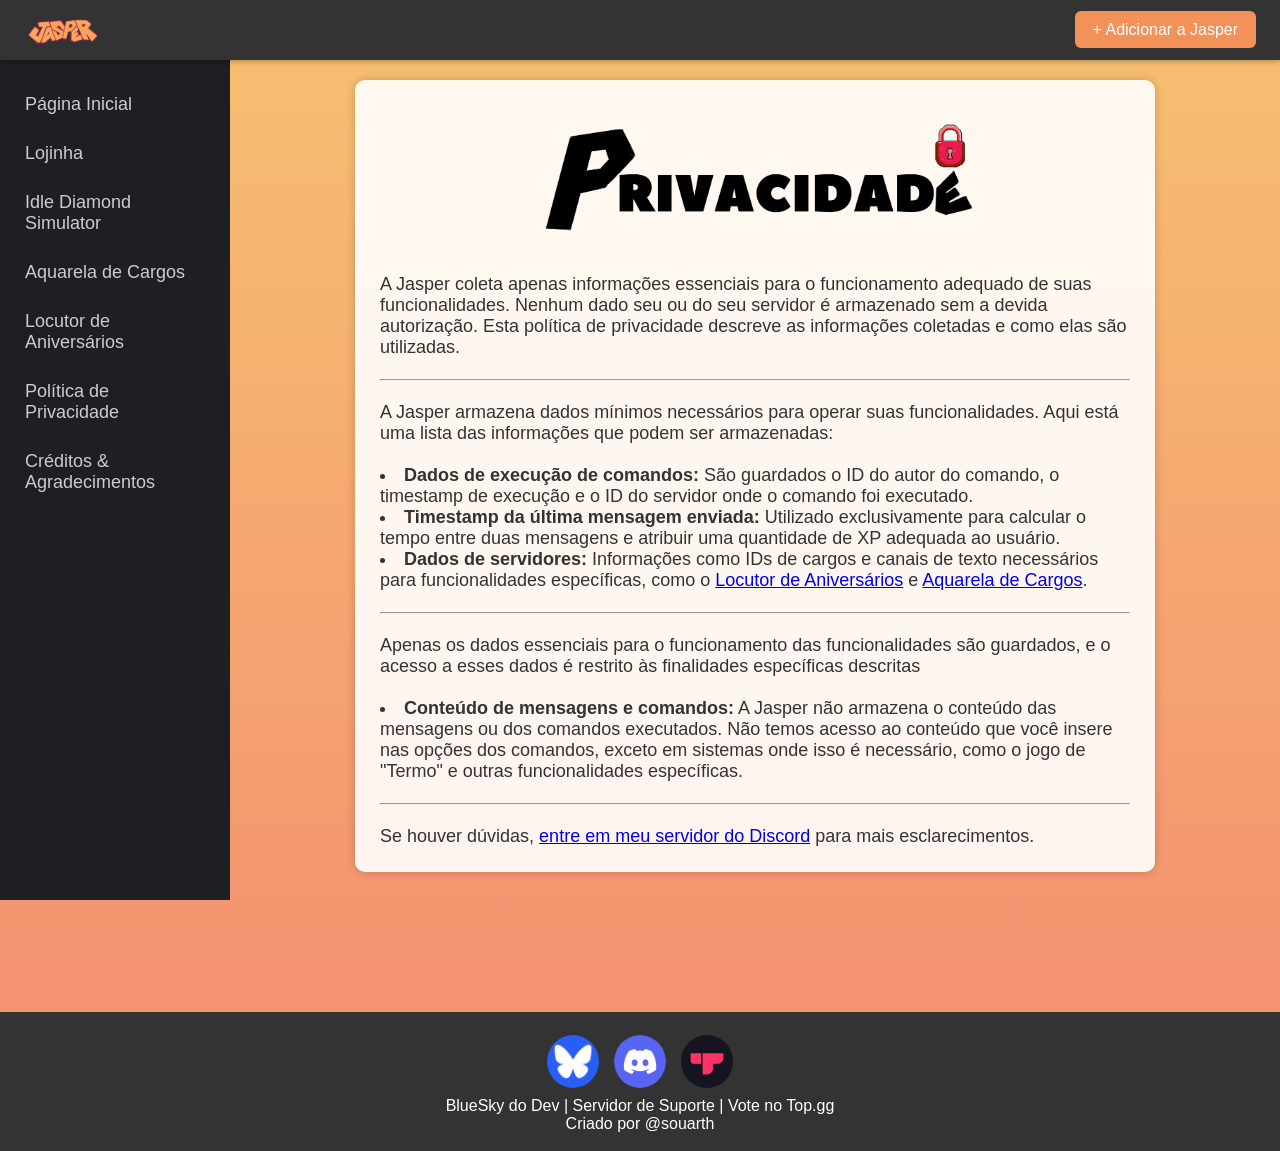
<file: privacy-policy.html>
<!DOCTYPE html>
<html lang="pt-BR">

<head>
    <meta charset="UTF-8">
    <meta name="viewport" content="width=device-width, initial-scale=1.0">
    <link rel="stylesheet" type="text/css" href="./public/css/index.css" media="screen" />
    <script src="./public/js/index.js"></script>
    <link rel="icon" type="image/x-icon" href="./public/assets/images/logo/jasper_icon.png">

    <title>Política de Privacidade • Jasper Bot Website</title>
</head>

<script src="https://code.jquery.com/jquery-3.3.1.js" integrity="sha256-2Kok7MbOyxpgUVvAk/HJ2jigOSYS2auK4Pfzbm7uH60="
    crossorigin="anonymous">
    </script>

<script>
    $(function () {
        $("#header").load("./public/header.html");
        $("#footer").load("./public/footer.html");
    });
</script>

<body>
    <div id="header"></div>

    <div class="container">
        <img src="./public/assets/images/headers/policy.png" alt="Header Privacy Policy" class="logo">

        <div class="subtitle">
            A Jasper coleta apenas informações essenciais para o funcionamento adequado de suas funcionalidades. Nenhum
            dado seu ou
            do seu servidor é armazenado sem a devida autorização. Esta política de privacidade descreve as informações
            coletadas e
            como elas são utilizadas.
            <br>
            <br>
            <hr>
            <br>
            A Jasper armazena dados mínimos necessários para operar suas funcionalidades. Aqui está uma lista das
            informações que podem ser armazenadas:
            <br>
            <br>
            <li><b>Dados de execução de comandos:</b> São guardados o ID do autor do comando, o timestamp de
                execução e
                o ID do servidor onde o comando foi executado.</li>
            <li><b>Timestamp da última mensagem enviada:</b> Utilizado exclusivamente para calcular o tempo entre
                duas
                mensagens e atribuir uma quantidade de XP adequada ao usuário.</li>
            <li><b>Dados de servidores:</b> Informações como IDs de cargos e canais de texto necessários para
                funcionalidades específicas, como o <a href="https://jasperthebot.github.io/birthdays">Locutor de
                    Aniversários</a> e <a href="https://jasperthebot.github.io/aquarela">Aquarela de Cargos</a>.</li>
            <br>
            <hr>
            <br>
            Apenas os dados essenciais para o funcionamento das funcionalidades são guardados, e o acesso a esses dados
            é restrito às finalidades específicas descritas
            <br>
            <br>
            <li><b>Conteúdo de mensagens e comandos:</b> A Jasper não armazena o conteúdo das mensagens ou dos
                comandos
                executados. Não temos acesso ao conteúdo que você insere nas opções dos comandos, exceto em sistemas
                onde isso é necessário, como o jogo de "Termo" e outras funcionalidades específicas.</li>
            <br>
            <hr>
            <br>
            Se houver dúvidas, <a href="https://discord.gg/pkc3tDMFdc">entre em meu servidor do Discord</a> para mais
            esclarecimentos.
        </div>
    </div>

    <div id="footer" style="margin-top: 140px;"></div>
</body>

</html>
</file>
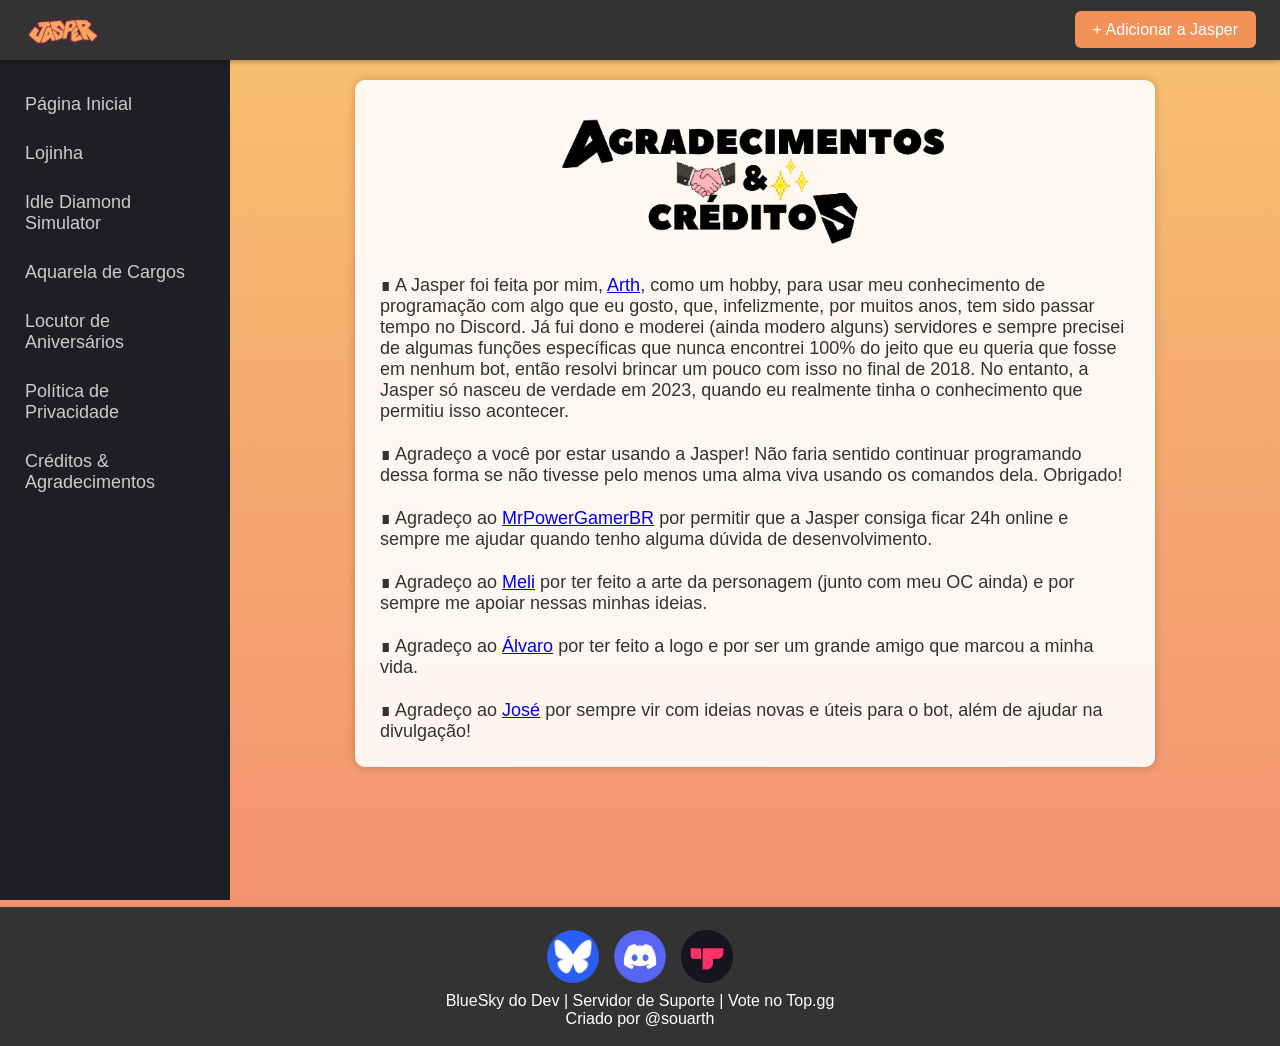
<file: thanks.html>
<!DOCTYPE html>
<html lang="pt-BR">

<head>
    <meta charset="UTF-8">
    <meta name="viewport" content="width=device-width, initial-scale=1.0">
    <link rel="stylesheet" type="text/css" href="./public/css/index.css" media="screen" />
    <script src="./public/js/index.js"></script>
    <link rel="icon" type="image/x-icon" href="./public/assets/images/logo/jasper_icon.png">

    <title>Créditos & Agradecimentos • Jasper Bot Website</title>
</head>

<script src="https://code.jquery.com/jquery-3.3.1.js" integrity="sha256-2Kok7MbOyxpgUVvAk/HJ2jigOSYS2auK4Pfzbm7uH60="
    crossorigin="anonymous">
    </script>

<script>
    $(function () {
        $("#header").load("./public/header.html");
        $("#footer").load("./public/footer.html");
    });
</script>

<body>
    <div id="header"></div>

    <div class="container">
        <img src="./public/assets/images/headers/thanks.png" alt="Header Thanks" class="logo">

        <div class="subtitle">
            ∎ A Jasper foi feita por mim, <a href="https://bsky.app/profile/arth.perfectdreams.net">Arth</a>, como um
            hobby, para usar meu conhecimento de programação com algo que eu gosto, que, infelizmente, por muitos anos,
            tem sido passar tempo no Discord. Já fui dono e moderei (ainda modero alguns) servidores e sempre precisei
            de algumas funções específicas que nunca encontrei 100% do jeito que eu queria que fosse em nenhum bot,
            então resolvi brincar um pouco com isso no final de 2018. No entanto, a Jasper só nasceu de verdade em 2023,
            quando eu realmente tinha o conhecimento que permitiu isso acontecer.
            <br><br>
            ∎ Agradeço a você por estar usando a Jasper! Não faria sentido continuar programando dessa forma se não
            tivesse pelo menos uma alma viva usando os comandos dela. Obrigado!
            <br><br>
            ∎ Agradeço ao <a href="https://mrpowergamerbr.com/br/about-me/">MrPowerGamerBR</a> por permitir que a
            Jasper consiga ficar 24h online e sempre me ajudar quando tenho alguma dúvida de desenvolvimento.
            <br><br>
            ∎ Agradeço ao <a href="https://x.com/ItsMeli_u">Meli</a> por ter feito a arte da personagem (junto com
            meu OC ainda) e por sempre me apoiar nessas minhas ideias.
            <br><br>
            ∎ Agradeço ao <a href="https://x.com/drawvaro">Álvaro</a> por ter feito a logo e por ser um grande amigo que
            marcou a minha vida.
            <br><br>
            ∎ Agradeço ao <a href="https://discord.gg/revery">José</a> por sempre vir com ideias novas e úteis
            para o bot, além de ajudar na divulgação!
        </div>
    </div>

    <div id="footer" style="margin-top: 140px;"></div>
</body>

</html>
</file>
<file: public/css/index.css>
/* ========= CONFIGURAÇÕES GERAIS ========= */
@import url('https://fonts.cdnfonts.com/css/gg-sans-2');

* {
    box-sizing: border-box;
    margin: 0;
    padding: 0;
}

body {
    font-family: 'gg sans Normal', sans-serif;
    background-image: linear-gradient(rgb(247, 193, 112), rgb(243, 139, 113));
    background-repeat: repeat;
    min-height: 100vh;
    display: flex;
    flex-direction: column;
}

/* ========= HEADER ========= */
.navbar {
    position: fixed;
    top: 0;
    left: 0;
    height: 60px;
    width: 100%;
    background-color: #333;
    color: white;
    display: flex;
    justify-content: space-between;
    align-items: center;
    padding: 0 24px;
    z-index: 1000;
    box-shadow: 0 2px 5px rgba(0, 0, 0, 0.25);
}

.navbar-left {
    display: flex;
    align-items: center;
    gap: 10px;
}

.navbar .logo {
    width: 80px;
    height: 42px;
}

.menu-icon {
    display: none;
    font-size: 26px;
    cursor: pointer;
    color: white;
}

/* ========= SIDEBAR ========= */
.sidebar {
    position: fixed;
    top: 60px;
    left: 0;
    width: 230px;
    height: calc(100% - 60px);
    background-color: #1e1f22;
    display: flex;
    flex-direction: column;
    padding-top: 20px;
    transition: left 0.3s ease;
    z-index: 900;
}

.sidebar a {
    padding: 14px 25px;
    font-size: 18px;
    color: #ccc;
    text-decoration: none;
    transition: 0.2s;
}

.sidebar a:hover {
    background-color: #030303;
    color: #fff;
}

/* ========= CONTEÚDO ========= */
.container {
    margin-left: 230px;
    margin-top: 80px;
    max-width: 800px;
    background-color: rgba(255, 255, 255, 0.9);
    padding: 25px;
    border-radius: 10px;
    box-shadow: 0 0 10px rgba(0, 0, 0, 0.2);
    align-self: center;
}

.container .logo {
    display: block;
    margin: 0 auto 20px;
    width: 60%;
}

.subtitle {
    font-size: large;
    color: #333;
}

/* ========= TABELA DE COMANDOS ========= */
.command-table {
    border-collapse: collapse;
    width: 100%;
    margin-top: 20px;
}

.command-table tr {
    border-bottom: 1px solid #dbdef4;
}

.command-table th,
.command-table td {
    padding: 12px;
    text-align: left;
}

.command {
    color: #5c65f2;
    background-color: #dbdef4;
    padding: 3px 8px;
    border-radius: 5px;
    font-weight: bold;
}

.command {
    color: #5c65f2;
    background-color: #dbdef4;
    padding: 3px;
    border-radius: 5px;
    margin: auto;
}

.command:hover {
    color: white;
    background-color: #5865f2;
}

/* ========= BOTÕES ========= */

.button-container {
    margin-top: 10px;
    text-align: center;
    display: flex;
    justify-content: center;
    flex-wrap: wrap;
    gap: 10px;
    margin-bottom: 1.5rem;
}

.button {
    background-color: #f29158;
    color: white;
    padding: 10px 18px;
    border-radius: 6px;
    text-decoration: none;
    transition: 0.2s;
    border: 0px;
}

.button:hover {
    background-color: #c46a47;
}

.button:disabled {
    background-color: #f3ad85;
    opacity: 0.6;
    cursor: not-allowed;
}

/* ========= ORDENAR ========= */

.sort-container {
    text-align: center;
    margin-bottom: 1rem;
}

#sort {
    background-color: #222;
    color: #fff;
    border: 1px solid #444;
    padding: 8px 12px;
    border-radius: 6px;
}

/* ========= ITENS ========= */
.item-container {
    display: grid;
    grid-template-columns: repeat(auto-fill, minmax(220px, 1fr));
    gap: 18px;
    justify-items: center;
    margin-top: 1rem;
}

.item {
    background-color: #1d1d1d;
    border: 1px solid #2a2a2a;
    border-radius: 12px;
    padding: 14px;
    width: 100%;
    max-width: 260px;
    text-align: center;
    color: #eee;
    box-shadow: 0 2px 8px rgba(0, 0, 0, 0.4);
    transition: all 0.2s ease-in-out;
    cursor: pointer;
}

.item:hover {
    transform: translateY(-4px);
    box-shadow: 0 6px 12px rgba(0, 0, 0, 0.5);
    border-color: #883232;
}

.item p {
    margin: 6px 0;
    font-size: 0.95rem;
    line-height: 1.4;
}

.item b {
    color: #ff7a7a;
}

.item i {
    color: #aaa;
    font-size: 0.9rem;
}

.item img {
    max-width: 100%;
    border-radius: 10px;
    margin-top: 6px;
}

.emoji {
    width: 20px;
    vertical-align: middle;
    margin-left: 4px;
}

@media (max-width: 600px) {
    .item-container {
        grid-template-columns: 1fr 1fr;
        gap: 10px;
    }

    .item {
        padding: 10px;
        font-size: 0.9rem;
    }
}

/* ========= OUTROS ========= */
.emoji {
    width: 20px;
    height: 20px;
    margin-right: 5px;
}

.message {
    border-radius: 10px;
    display: block;
    margin: 20px auto;
    width: 100%;
}

.timestamp {
    background-color: rgba(0, 0, 0, 0.1);
    padding: 1px 2px;
    border-radius: 3px;
}

/* ========= FOOTER ========= */
.footer {
    background-color: #333;
    color: white;
    padding: 18px;
    text-align: center;
    width: 100%;
    margin-top: auto;
}

.social {
    width: 5%;
    height: 5%;
    padding: 5px;
    border-radius: 100%;
}

/* ========= MOBILE ========= */
@media (max-width: 900px) {
    .menu-icon {
        display: block;
    }

    .sidebar {
        left: -230px;
    }

    .sidebar.open {
        left: 0;
    }

    .container {
        margin-left: 0;
        margin-top: 90px;
        padding: 20px;
    }
}
</file>
